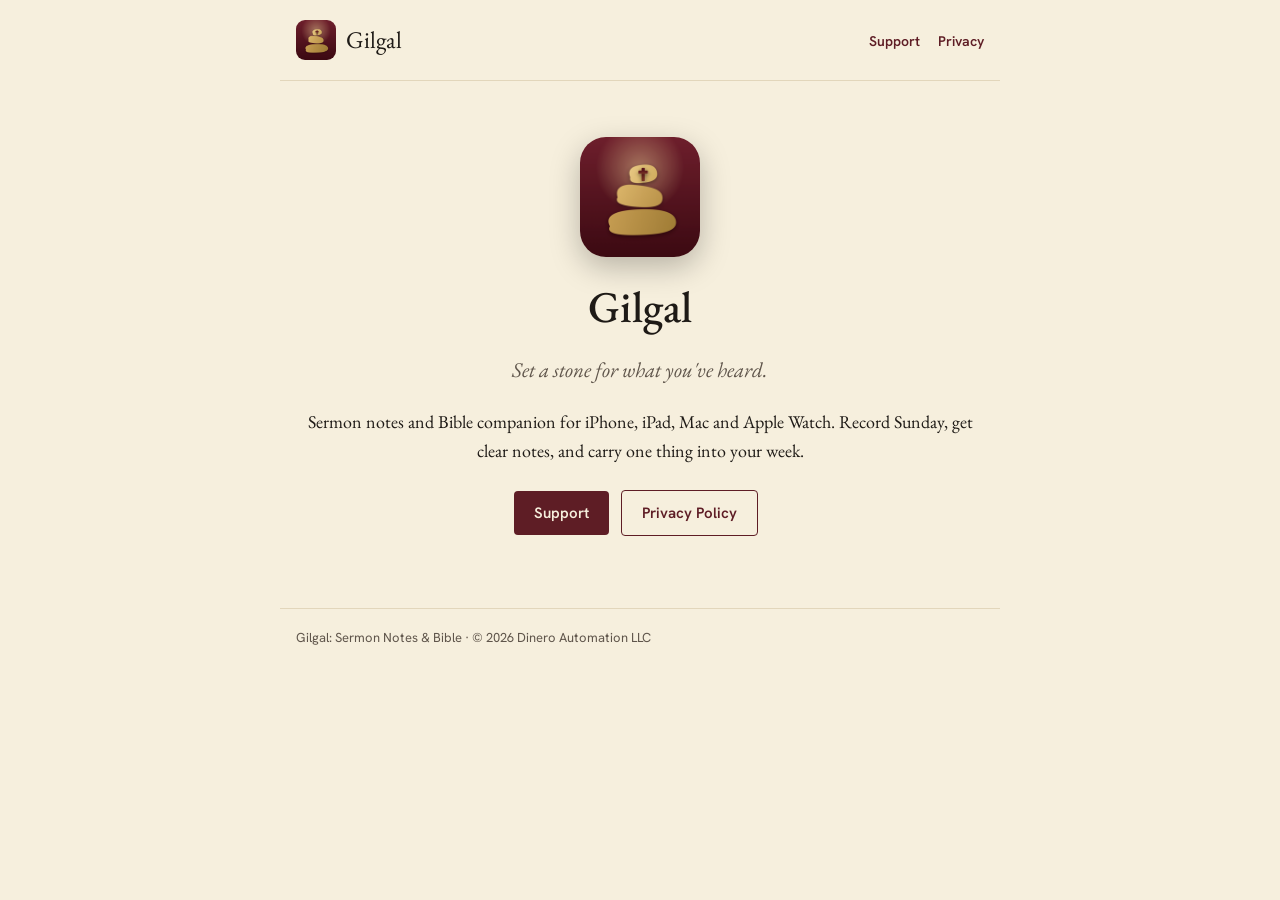
<file: index.html>
<!doctype html>
<html lang="en">
<head>
<meta charset="utf-8">
<meta name="viewport" content="width=device-width, initial-scale=1">
<title>Gilgal</title>
<meta name="description" content="Sermon notes and Bible companion.">
<link rel="icon" href="icon.png">
<link rel="preconnect" href="https://fonts.googleapis.com">
<link rel="preconnect" href="https://fonts.gstatic.com" crossorigin>
<link href="https://fonts.googleapis.com/css2?family=EB+Garamond:ital,wght@0,400;0,500;1,400&family=Hanken+Grotesk:wght@400;600&display=swap" rel="stylesheet">
<link rel="stylesheet" href="style.css">
</head>
<body>
<header><a class="brand" href=""><img src="icon.png" alt="" width="40" height="40"><span>Gilgal</span></a>
<nav><a href="support/">Support</a><a href="privacy/">Privacy</a></nav></header>
<main>
<section class="hero"><img src="icon.png" alt="Gilgal app icon" width="120" height="120">
<h1>Gilgal</h1><p class="lede"><em>Set a stone for what you've heard.</em></p>
<p>Sermon notes and Bible companion for iPhone, iPad, Mac and Apple Watch. Record Sunday, get clear notes, and carry one thing into your week.</p>
<p><a class="button" href="support/">Support</a> <a class="button ghost" href="privacy/">Privacy Policy</a></p></section>
</main>
<footer>Gilgal: Sermon Notes &amp; Bible · © 2026 Dinero Automation LLC</footer>
</body>
</html>
</file>
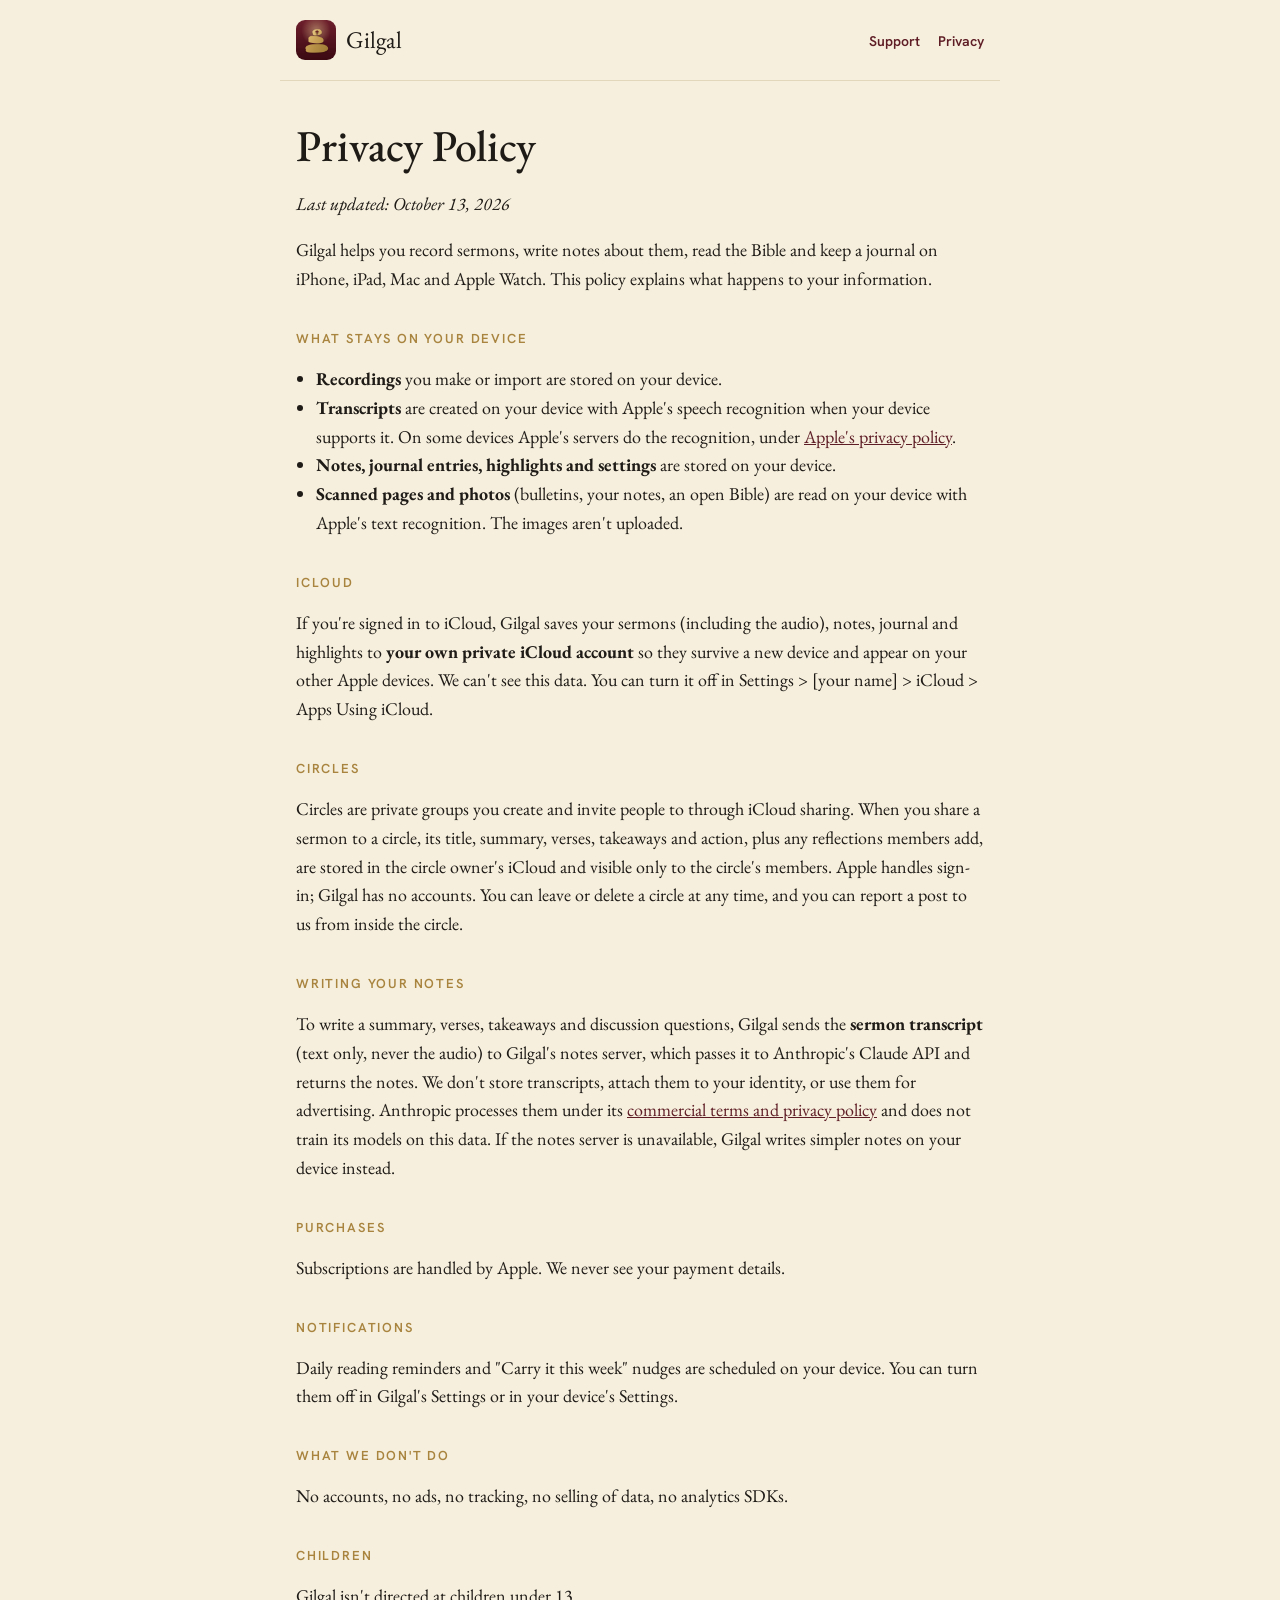
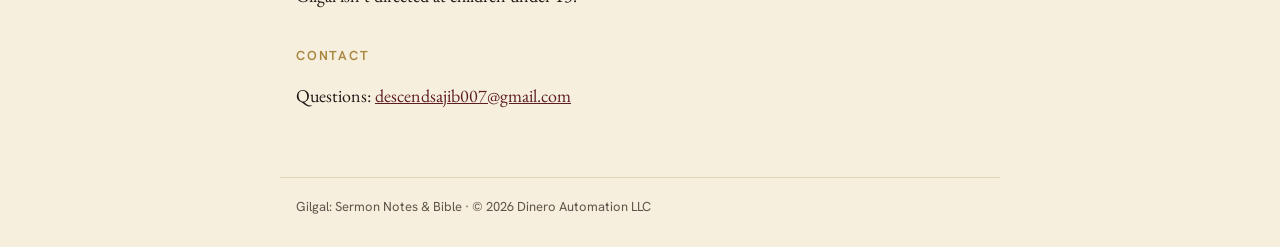
<file: privacy/index.html>
<!doctype html>
<html lang="en">
<head>
<meta charset="utf-8">
<meta name="viewport" content="width=device-width, initial-scale=1">
<title>Gilgal Privacy Policy</title>
<meta name="description" content="How Gilgal handles your recordings, notes and data.">
<link rel="icon" href="../icon.png">
<link rel="preconnect" href="https://fonts.googleapis.com">
<link rel="preconnect" href="https://fonts.gstatic.com" crossorigin>
<link href="https://fonts.googleapis.com/css2?family=EB+Garamond:ital,wght@0,400;0,500;1,400&family=Hanken+Grotesk:wght@400;600&display=swap" rel="stylesheet">
<link rel="stylesheet" href="../style.css">
</head>
<body>
<header><a class="brand" href="../"><img src="../icon.png" alt="" width="40" height="40"><span>Gilgal</span></a>
<nav><a href="../support/">Support</a><a href="../privacy/">Privacy</a></nav></header>
<main>
<h1>Privacy Policy</h1>
<p><em>Last updated: October 13, 2026</em></p>
<p>Gilgal helps you record sermons, write notes about them, read the Bible and keep a journal on iPhone, iPad, Mac and Apple Watch. This policy explains what happens to your information.</p>
<h2>What stays on your device</h2>
<ul>
<li><strong>Recordings</strong> you make or import are stored on your device.</li>
<li><strong>Transcripts</strong> are created on your device with Apple's speech recognition when your device supports it. On some devices Apple's servers do the recognition, under <a href="https://www.apple.com/legal/privacy/">Apple's privacy policy</a>.</li>
<li><strong>Notes, journal entries, highlights and settings</strong> are stored on your device.</li>
<li><strong>Scanned pages and photos</strong> (bulletins, your notes, an open Bible) are read on your device with Apple's text recognition. The images aren't uploaded.</li>
</ul>
<h2>iCloud</h2>
<p>If you're signed in to iCloud, Gilgal saves your sermons (including the audio), notes, journal and highlights to <strong>your own private iCloud account</strong> so they survive a new device and appear on your other Apple devices. We can't see this data. You can turn it off in Settings &gt; [your name] &gt; iCloud &gt; Apps Using iCloud.</p>
<h2>Circles</h2>
<p>Circles are private groups you create and invite people to through iCloud sharing. When you share a sermon to a circle, its title, summary, verses, takeaways and action, plus any reflections members add, are stored in the circle owner's iCloud and visible only to the circle's members. Apple handles sign-in; Gilgal has no accounts. You can leave or delete a circle at any time, and you can report a post to us from inside the circle.</p>
<h2>Writing your notes</h2>
<p>To write a summary, verses, takeaways and discussion questions, Gilgal sends the <strong>sermon transcript</strong> (text only, never the audio) to Gilgal's notes server, which passes it to Anthropic's Claude API and returns the notes. We don't store transcripts, attach them to your identity, or use them for advertising. Anthropic processes them under its <a href="https://www.anthropic.com/legal/privacy">commercial terms and privacy policy</a> and does not train its models on this data. If the notes server is unavailable, Gilgal writes simpler notes on your device instead.</p>
<h2>Purchases</h2>
<p>Subscriptions are handled by Apple. We never see your payment details.</p>
<h2>Notifications</h2>
<p>Daily reading reminders and "Carry it this week" nudges are scheduled on your device. You can turn them off in Gilgal's Settings or in your device's Settings.</p>
<h2>What we don't do</h2>
<p>No accounts, no ads, no tracking, no selling of data, no analytics SDKs.</p>
<h2>Children</h2>
<p>Gilgal isn't directed at children under 13.</p>
<h2>Contact</h2>
<p>Questions: <a href="mailto:descendsajib007@gmail.com">descendsajib007@gmail.com</a></p>
</main>
<footer>Gilgal: Sermon Notes &amp; Bible · © 2026 Dinero Automation LLC</footer>
</body>
</html>
</file>
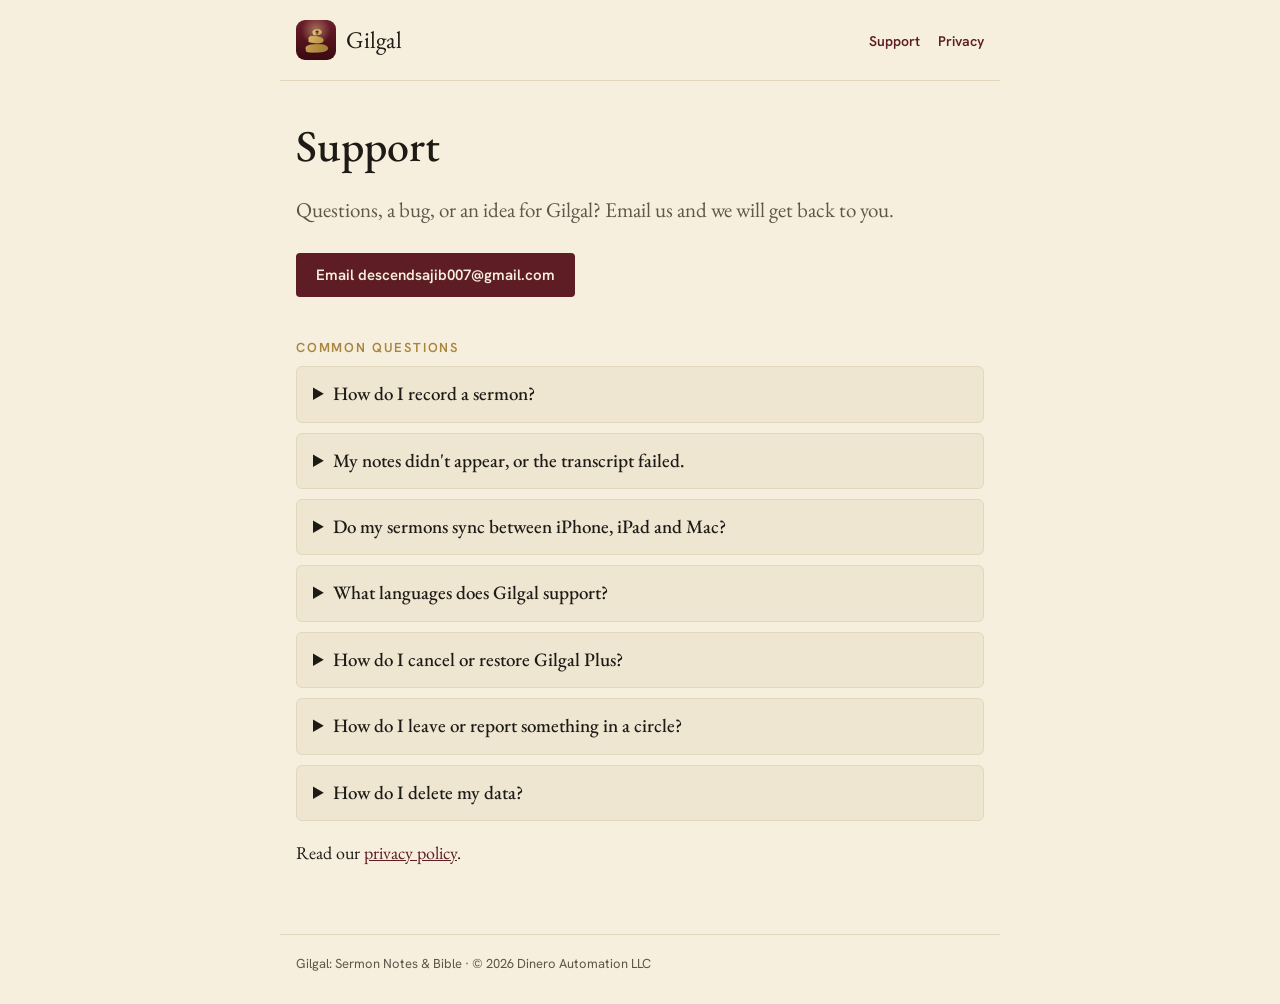
<file: support/index.html>
<!doctype html>
<html lang="en">
<head>
<meta charset="utf-8">
<meta name="viewport" content="width=device-width, initial-scale=1">
<title>Gilgal Support</title>
<meta name="description" content="Help with Gilgal: Sermon Notes & Bible.">
<link rel="icon" href="../icon.png">
<link rel="preconnect" href="https://fonts.googleapis.com">
<link rel="preconnect" href="https://fonts.gstatic.com" crossorigin>
<link href="https://fonts.googleapis.com/css2?family=EB+Garamond:ital,wght@0,400;0,500;1,400&family=Hanken+Grotesk:wght@400;600&display=swap" rel="stylesheet">
<link rel="stylesheet" href="../style.css">
</head>
<body>
<header><a class="brand" href="../"><img src="../icon.png" alt="" width="40" height="40"><span>Gilgal</span></a>
<nav><a href="../support/">Support</a><a href="../privacy/">Privacy</a></nav></header>
<main>
<h1>Support</h1>
<p class="lede">Questions, a bug, or an idea for Gilgal? Email us and we will get back to you.</p>
<p><a class="button" href="mailto:descendsajib007@gmail.com?subject=Gilgal%20support">Email descendsajib007@gmail.com</a></p>
<h2>Common questions</h2>
<details><summary>How do I record a sermon?</summary><p>On Today, tap <strong>Record a sermon</strong> and keep your phone near the speaker. When you stop, Gilgal makes a transcript and writes your notes. You can also import an audio file, or a link to a service you watched online.</p></details>
<details><summary>My notes didn't appear, or the transcript failed.</summary><p>Check that Gilgal has microphone and speech recognition access in Settings. Very quiet or very long recordings can fail; try again from the sermon's page. If our notes server can't be reached, Gilgal writes simpler notes on your device so you still have something.</p></details>
<details><summary>Do my sermons sync between iPhone, iPad and Mac?</summary><p>Yes, when you're signed in to iCloud on each device with iCloud on for Gilgal. Your data goes to your own private iCloud, which we can't see.</p></details>
<details><summary>What languages does Gilgal support?</summary><p>English, Spanish, Portuguese and Korean, for recording, notes and the bundled Bibles. Pick the sermon language in Settings.</p></details>
<details><summary>How do I cancel or restore Gilgal Plus?</summary><p>Subscriptions are managed by Apple. Cancel any time in Settings &gt; [your name] &gt; Subscriptions. On a new device, open Gilgal Plus and tap <strong>Restore purchases</strong>.</p></details>
<details><summary>How do I leave or report something in a circle?</summary><p>Open the circle and use the menu to leave it (or end it, if you made it). To report a post, use <strong>Report a problem</strong> in the same menu and tell us what happened.</p></details>
<details><summary>How do I delete my data?</summary><p>Deleting a sermon or journal entry removes it from your device and your iCloud. To remove everything, delete the app and, in iCloud settings, delete Gilgal's data.</p></details>
<p>Read our <a href="../privacy/">privacy policy</a>.</p>
</main>
<footer>Gilgal: Sermon Notes &amp; Bible · © 2026 Dinero Automation LLC</footer>
</body>
</html>
</file>
<file: style.css>
:root { --paper:#F6EFDD; --ink:#1E1A16; --muted:#5f554b; --ox:#5E1D25; --gilt:#A8843F; --line:#e2d6bb; --card:#EFE6D2; }
@media (prefers-color-scheme: dark) { :root { --paper:#1A1412; --ink:#EDE3CF; --muted:#b5a993; --ox:#C9666F; --gilt:#C9A55C; --line:#3a2f28; --card:#2A211C; } }
* { box-sizing: border-box; }
body { margin:0; background:var(--paper); color:var(--ink); font:18px/1.6 "EB Garamond", Georgia, serif; }
header, main, footer { max-width: 720px; margin: 0 auto; padding: 0 16px; }
header { display:flex; align-items:center; justify-content:space-between; padding-top:20px; padding-bottom:20px; border-bottom:1px solid var(--line); }
.brand { display:flex; align-items:center; gap:10px; text-decoration:none; color:var(--ink); font-size:24px; }
.brand img { border-radius:9px; }
nav a { font:600 14px "Hanken Grotesk", system-ui, sans-serif; color:var(--ox); text-decoration:none; margin-left:18px; }
main { padding-top:24px; padding-bottom:48px; }
h1 { font-weight:500; font-size:44px; line-height:1.15; margin:16px 0 8px; }
h2 { font:600 13px "Hanken Grotesk", system-ui, sans-serif; letter-spacing:.14em; text-transform:uppercase; color:var(--gilt); margin:36px 0 8px; }
a { color:var(--ox); }
ul { padding-left:20px; }
.lede { font-size:21px; color:var(--muted); }
.button { display:inline-block; font:600 15px "Hanken Grotesk", system-ui, sans-serif; background:var(--ox); color:var(--paper); padding:12px 20px; border-radius:4px; text-decoration:none; margin:6px 8px 6px 0; }
.button.ghost { background:transparent; color:var(--ox); border:1px solid var(--ox); }
details { background:var(--card); border:1px solid var(--line); border-radius:6px; padding:12px 16px; margin:10px 0; }
summary { cursor:pointer; font-size:19px; font-weight:500; }
details p { margin:10px 0 2px; }
.hero { text-align:center; padding-top:32px; }
.hero img { border-radius:26px; box-shadow:0 10px 30px rgba(0,0,0,.25); }
footer { font:13px "Hanken Grotesk", system-ui, sans-serif; color:var(--muted); padding-top:20px; padding-bottom:32px; border-top:1px solid var(--line); }
</file>
